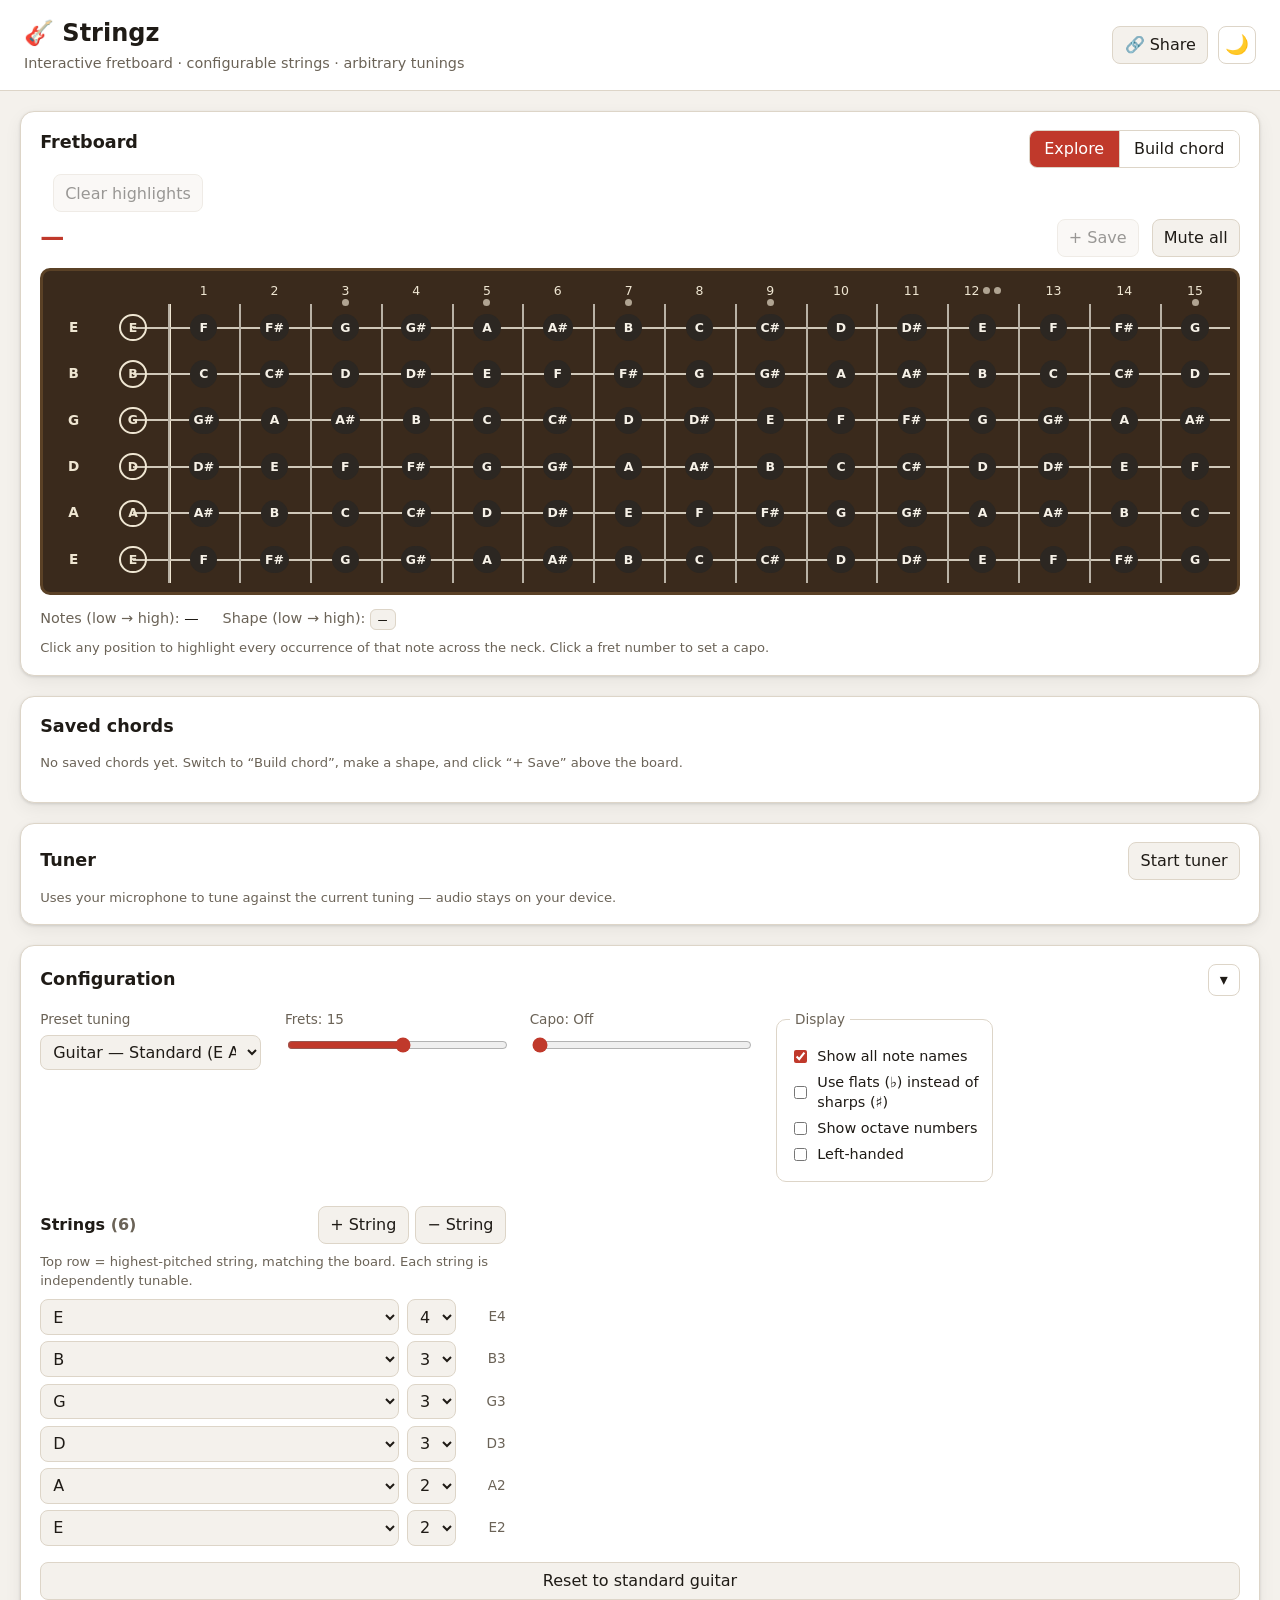
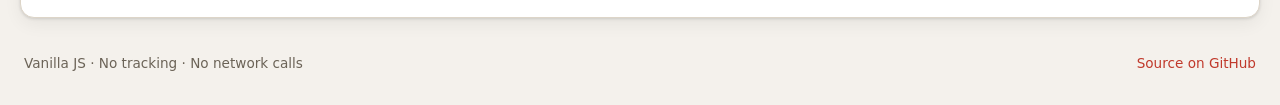
<file: index.html>
<!DOCTYPE html>
<html lang="en">
<head>
  <meta charset="UTF-8" />
  <meta name="viewport" content="width=device-width, initial-scale=1.0" />
  <meta name="description" content="Stringz — an interactive guitar fretboard with configurable strings and arbitrary tunings. Runs entirely in your browser." />
  <title>Stringz · Interactive Fretboard</title>
  <link rel="icon" href="data:image/svg+xml,<svg xmlns='http://www.w3.org/2000/svg' viewBox='0 0 100 100'><text y='.9em' font-size='90'>🎸</text></svg>" />
  <link rel="stylesheet" href="styles.css" />
</head>
<body>
  <header class="topbar">
    <div class="brand">
      <h1 class="logo">🎸 Stringz</h1>
      <p class="tagline">Interactive fretboard · configurable strings · arbitrary tunings</p>
    </div>
    <div class="topbar-actions">
      <span id="share-status" class="share-status" aria-live="polite"></span>
      <button id="share" class="share-btn" type="button">🔗 Share</button>
      <button id="theme-toggle" class="theme-toggle" type="button" aria-label="Toggle color theme">🌙</button>
    </div>
  </header>

  <main class="layout">
    <section class="panel board-panel">
      <div class="board-head">
        <h2>Fretboard</h2>
        <div class="mode-switch" role="group" aria-label="Interaction mode">
          <button id="mode-explore" class="mode-btn" type="button" aria-pressed="true">Explore</button>
          <button id="mode-chord" class="mode-btn" type="button" aria-pressed="false">Build chord</button>
        </div>
      </div>

      <div id="explore-bar" class="context-bar">
        <span id="selection-info" class="muted" aria-live="polite"></span>
        <button id="clear-highlights" type="button">Clear highlights</button>
      </div>

      <div id="chord-bar" class="context-bar" hidden>
        <span class="chord-name" id="chord-name" aria-live="polite">—</span>
        <span class="chord-quality muted" id="chord-quality"></span>
        <button id="save-chord" type="button">+ Save</button>
        <button id="mute-all" type="button">Mute all</button>
      </div>

      <div class="board-scroll">
        <div id="fretboard" class="fretboard" role="grid" aria-label="Guitar fretboard"></div>
      </div>

      <div id="chord-details" class="chord-details" hidden>
        <div><span class="muted">Notes (low → high):</span> <span id="chord-notes">—</span></div>
        <div><span class="muted">Shape (low → high):</span> <code id="chord-shape">—</code></div>
      </div>

      <p class="muted hint" id="board-hint">Click any position to highlight every occurrence of that note across the neck.</p>
    </section>

    <section class="panel saved-panel">
      <h2>Saved chords</h2>
      <p id="saved-empty" class="muted hint">No saved chords yet. Switch to “Build chord”, make a shape, and click “+ Save” above the board.</p>
      <div class="saved-body">
        <ul id="saved-list" class="saved-list"></ul>

        <div id="ascii-wrap" class="ascii-wrap" hidden>
          <div class="ascii-head">
            <h3>Text chart</h3>
            <button id="copy-ascii" type="button">Copy</button>
            <span id="ascii-status" class="share-status" aria-live="polite"></span>
          </div>
          <pre id="ascii-chart" class="ascii-chart" aria-label="ASCII chord chart of all saved chords"></pre>
        </div>
      </div>
    </section>

    <section class="panel tuner-panel">
      <div class="tuner-head">
        <h2>Tuner</h2>
        <button id="tuner-toggle" type="button">Start tuner</button>
      </div>
      <p id="tuner-status" class="muted hint">Uses your microphone to tune against the current tuning — audio stays on your device.</p>
      <div id="tuner-display" class="tuner-display" hidden>
        <div class="tuner-note">
          <span id="tuner-target" class="tuner-target">—</span>
          <span id="tuner-verdict" class="tuner-verdict muted"></span>
        </div>
        <div class="tuner-meter">
          <div class="tuner-track">
            <span class="tuner-center"></span>
            <span id="tuner-needle" class="tuner-needle"></span>
          </div>
          <div class="tuner-scale"><span>♭ -50</span><span>0</span><span>+50 ♯</span></div>
        </div>
        <p id="tuner-detail" class="muted hint"></p>
      </div>
    </section>

    <aside class="panel config-panel" id="config-panel">
      <div class="config-head">
        <h2 id="config-title">Configuration</h2>
        <button id="config-toggle" class="collapse-toggle" type="button"
                aria-expanded="true" aria-controls="config-body">
          <span class="chevron" aria-hidden="true">▾</span>
          <span class="visually-hidden">Toggle configuration</span>
        </button>
      </div>

      <div class="config-body" id="config-body">
        <label class="field">
          <span>Preset tuning</span>
          <select id="preset" aria-label="Preset tuning"></select>
        </label>

        <label class="field">
          <span>Frets: <output id="fret-count">15</output></span>
          <input id="frets" type="range" min="5" max="24" value="15" />
        </label>

        <label class="field">
          <span>Capo: <output id="capo-count">Off</output></span>
          <input id="capo" type="range" min="0" max="14" value="0" />
        </label>

        <fieldset class="field toggles">
          <legend>Display</legend>
          <label class="check"><input id="show-all" type="checkbox" checked /> Show all note names</label>
          <label class="check"><input id="use-flats" type="checkbox" /> Use flats (♭) instead of sharps (♯)</label>
          <label class="check"><input id="show-octave" type="checkbox" /> Show octave numbers</label>
          <label class="check"><input id="left-handed" type="checkbox" /> Left-handed</label>
        </fieldset>

        <div class="strings-section">
          <div class="strings-head">
            <h3>Strings <span id="string-count" class="muted"></span></h3>
            <div class="string-buttons">
              <button id="add-string" type="button" title="Add a higher string">+ String</button>
              <button id="remove-string" type="button" title="Remove the highest string">− String</button>
            </div>
          </div>
          <p class="muted hint">Top row = highest-pitched string, matching the board. Each string is independently tunable.</p>
          <ol id="string-list" class="string-list" reversed></ol>
        </div>

        <button id="reset" class="reset" type="button">Reset to standard guitar</button>
      </div>
    </aside>
  </main>

  <footer class="footer">
    <span>Vanilla JS · No tracking · No network calls</span>
    <a href="https://github.com/paulshannon/stringz" rel="noopener">Source on GitHub</a>
  </footer>

  <script type="module" src="src/main.js"></script>
</body>
</html>
</file>
<file: styles.css>
:root {
  --bg: #f4f1ec;
  --panel: #ffffff;
  --text: #1f1b16;
  --muted: #6b6357;
  --border: #ddd5c8;
  --accent: #c0392b;
  --accent-soft: #f6d8d3;
  --board: #3a2a1c;
  --board-edge: #5a4126;
  --fret-wire: #b9b2a6;
  --string: #cfc7b8;
  --inlay: #efe6d2;
  --dot: #2c2722;
  --dot-text: #f6f1e7;
  --hl: #c0392b;
  --hl-text: #ffffff;
  --shadow: 0 1px 3px rgba(0, 0, 0, 0.12), 0 6px 18px rgba(0, 0, 0, 0.06);
}

:root[data-theme='dark'] {
  --bg: #15130f;
  --panel: #211d18;
  --text: #efe9df;
  --muted: #a59c8c;
  --border: #382f25;
  --accent: #e8654f;
  --accent-soft: #3a241f;
  --board: #2a1d12;
  --board-edge: #4a3520;
  --fret-wire: #6b6457;
  --string: #5d564a;
  --inlay: #4a4031;
  --dot: #efe9df;
  --dot-text: #211d18;
  --hl: #e8654f;
  --hl-text: #15130f;
  --shadow: 0 1px 3px rgba(0, 0, 0, 0.5), 0 6px 18px rgba(0, 0, 0, 0.35);
}

* { box-sizing: border-box; }

body {
  margin: 0;
  font-family: system-ui, -apple-system, 'Segoe UI', Roboto, sans-serif;
  background: var(--bg);
  color: var(--text);
  line-height: 1.45;
}

/* ---------- topbar ---------- */
.topbar {
  display: flex;
  align-items: center;
  justify-content: space-between;
  gap: 1rem;
  padding: 1rem 1.5rem;
  border-bottom: 1px solid var(--border);
  background: var(--panel);
}
.logo { margin: 0; font-size: 1.5rem; }
.tagline { margin: 0.15rem 0 0; color: var(--muted); font-size: 0.9rem; }
.topbar-actions { display: flex; align-items: center; gap: 0.6rem; }
.share-status { font-size: 0.85rem; color: var(--accent); white-space: nowrap; }
.share-btn { white-space: nowrap; }
.theme-toggle {
  display: inline-flex;
  align-items: center;
  justify-content: center;
  font-size: 1.2rem;
  line-height: 1;
  padding: 0;
  background: transparent;
  border: 1px solid var(--border);
  border-radius: 8px;
  width: 2.4rem;
  height: 2.4rem;
  cursor: pointer;
}

/* ---------- layout ---------- */
/* Single column: fretboard on top, configuration stacked below it. */
.layout {
  display: flex;
  flex-direction: column;
  gap: 1.25rem;
  padding: 1.25rem;
  max-width: 1500px;
  margin: 0 auto;
}

.panel {
  background: var(--panel);
  border: 1px solid var(--border);
  border-radius: 14px;
  padding: 1.1rem 1.2rem;
  box-shadow: var(--shadow);
}
.panel h2 { margin: 0 0 0.8rem; font-size: 1.1rem; }
.muted { color: var(--muted); }
.hint { font-size: 0.82rem; margin: 0.5rem 0 0; }

.visually-hidden {
  position: absolute;
  width: 1px; height: 1px;
  padding: 0; margin: -1px;
  overflow: hidden;
  clip: rect(0 0 0 0);
  white-space: nowrap;
  border: 0;
}

/* ---------- collapsible config ---------- */
.config-head { display: flex; align-items: center; justify-content: space-between; gap: 0.5rem; }
.config-head h2 { margin: 0; }
.collapse-toggle {
  display: inline-flex;
  align-items: center;
  justify-content: center;
  width: 2rem; height: 2rem;
  padding: 0;
  border-radius: 8px;
  background: transparent;
}
.chevron { font-size: 1rem; line-height: 1; transition: transform 0.18s ease; }
.config-panel.collapsed .chevron { transform: rotate(-90deg); }

/* The config panel now sits full-width below the board, so lay its controls
   out in responsive columns instead of one tall stack. */
.config-body {
  margin-top: 0.9rem;
  display: grid;
  grid-template-columns: repeat(auto-fit, minmax(220px, 1fr));
  gap: 1rem 1.5rem;
  align-items: start;
}
.config-body .field { margin-bottom: 0; }
.config-body .reset { grid-column: 1 / -1; margin-top: 0; }
.config-panel.collapsed .config-body { display: none; }
/* give the strings list more room once there's space for multiple columns */
@media (min-width: 720px) {
  .config-body .strings-section { grid-column: span 2; }
}

/* ---------- config panel ---------- */
.field { display: block; margin-bottom: 1rem; }
.field > span { display: block; font-size: 0.85rem; margin-bottom: 0.3rem; color: var(--muted); }
.config-panel select,
.config-panel input[type='range'] { width: 100%; }
select, input[type='number'] {
  font: inherit;
  padding: 0.4rem 0.5rem;
  background: var(--bg);
  color: var(--text);
  border: 1px solid var(--border);
  border-radius: 8px;
}
input[type='range'] { accent-color: var(--accent); }

.toggles { border: 1px solid var(--border); border-radius: 10px; padding: 0.7rem 0.8rem; }
.toggles legend { font-size: 0.85rem; color: var(--muted); padding: 0 0.3rem; }
.check { display: flex; align-items: center; gap: 0.45rem; font-size: 0.9rem; margin: 0.3rem 0; }
.check input { accent-color: var(--accent); }

.strings-head { display: flex; align-items: center; justify-content: space-between; margin-top: 0.5rem; }
.strings-head h3 { margin: 0; font-size: 1rem; }
.string-buttons { display: flex; gap: 0.4rem; }

.string-list { list-style: none; margin: 0.6rem 0 0; padding: 0; display: flex; flex-direction: column; gap: 0.4rem; }
.string-row { display: grid; grid-template-columns: 1fr auto auto; gap: 0.5rem; align-items: center; }
.string-row .note-select { width: 100%; }
.string-idx { font-variant-numeric: tabular-nums; min-width: 2.6rem; text-align: right; font-size: 0.85rem; }

button {
  font: inherit;
  cursor: pointer;
  background: var(--bg);
  color: var(--text);
  border: 1px solid var(--border);
  border-radius: 8px;
  padding: 0.4rem 0.7rem;
  transition: background 0.12s, border-color 0.12s;
}
button:hover:not(:disabled) { border-color: var(--accent); }
button:disabled { opacity: 0.45; cursor: not-allowed; }
.reset { margin-top: 1rem; width: 100%; }

/* ---------- saved chords ---------- */
.saved-head { display: flex; align-items: center; justify-content: space-between; gap: 1rem; flex-wrap: wrap; }
.saved-head h2 { margin: 0; }
.saved-list { list-style: none; margin: 0.8rem 0 0; padding: 0; display: flex; flex-wrap: wrap; gap: 0.7rem; }
.saved-item {
  position: relative;
  border: 1px solid var(--border);
  border-radius: 12px;
  background: var(--bg);
}
.saved-recall {
  display: flex;
  flex-direction: column;
  align-items: center;
  gap: 0.3rem;
  border: none;
  border-radius: 12px;
  background: transparent;
  padding: 0.5rem 0.7rem 0.6rem;
}
.saved-recall:hover { background: var(--accent-soft); }
.saved-name { font-weight: 700; font-size: 1rem; color: var(--accent); }
.saved-capo { font-size: 0.72rem; }
.chord-diagram { display: block; width: 64px; height: auto; }
.chord-diagram .cd-line { stroke: var(--fret-wire); stroke-width: 1; }
.chord-diagram .cd-nut { stroke: var(--text); stroke-width: 2.6; }
.chord-diagram .cd-dot { fill: var(--accent); }
.chord-diagram text { font-size: 8px; font-family: inherit; }
.chord-diagram .cd-x { fill: var(--muted); }
.chord-diagram .cd-o { fill: var(--muted); }
.chord-diagram .cd-fretlabel { fill: var(--muted); }
.saved-remove {
  position: absolute;
  top: -7px; right: -7px;
  width: 1.25rem; height: 1.25rem;
  display: flex; align-items: center; justify-content: center;
  border: 1px solid var(--border);
  border-radius: 50%;
  background: var(--panel);
  padding: 0;
  font-size: 0.95rem;
  line-height: 1;
  color: var(--muted);
}
.saved-remove:hover { background: var(--accent); color: #fff; border-color: var(--accent); }

/* diagrams on the left, text chart on the right */
.saved-body { display: flex; flex-wrap: wrap; gap: 1.25rem; align-items: flex-start; margin-top: 0.8rem; }
.saved-body > * { margin-top: 0; }
.saved-body .saved-list { flex: 1 1 300px; }
.ascii-wrap { flex: 0 1 auto; }
.ascii-head { display: flex; align-items: center; gap: 0.6rem; margin-bottom: 0.4rem; }
.ascii-head h3 { margin: 0; font-size: 1rem; }
.ascii-chart {
  margin: 0;
  padding: 0.7rem 0.8rem;
  background: var(--bg);
  border: 1px solid var(--border);
  border-radius: 10px;
  overflow-x: auto;
  font-family: ui-monospace, SFMono-Regular, Menlo, Consolas, monospace;
  font-size: 0.85rem;
  line-height: 1.5;
  white-space: pre;
}

/* ---------- tuner ---------- */
.tuner-head { display: flex; align-items: center; justify-content: space-between; gap: 1rem; flex-wrap: wrap; }
.tuner-head h2 { margin: 0; }
.tuner-display { margin-top: 0.9rem; max-width: 460px; }
.tuner-note { display: flex; align-items: baseline; gap: 0.8rem; }
.tuner-target { font-size: 2.6rem; font-weight: 700; font-variant-numeric: tabular-nums; line-height: 1; }
.tuner-verdict { font-size: 0.95rem; }
.tuner-verdict.in-tune { color: #2e9b57; font-weight: 600; }
:root[data-theme='dark'] .tuner-verdict.in-tune { color: #5fd08a; }

.tuner-meter { margin-top: 0.8rem; }
.tuner-track {
  position: relative;
  height: 1.5rem;
  border: 1px solid var(--border);
  border-radius: 999px;
  background: var(--bg);
  overflow: hidden;
}
.tuner-center {
  position: absolute;
  left: 50%; top: 0; bottom: 0;
  width: 2px;
  background: var(--muted);
  transform: translateX(-50%);
}
.tuner-needle {
  position: absolute;
  top: 50%; left: 50%;
  width: 0.9rem; height: 0.9rem;
  border-radius: 50%;
  background: var(--accent);
  transform: translate(-50%, -50%);
  transition: left 0.09s linear;
}
.tuner-needle.in-tune { background: #2e9b57; }
.tuner-needle.idle { background: var(--border); }
.tuner-scale { display: flex; justify-content: space-between; margin-top: 0.25rem; font-size: 0.72rem; color: var(--muted); }

/* ---------- board panel ---------- */
.board-head { display: flex; align-items: center; justify-content: space-between; gap: 1rem; flex-wrap: wrap; }
.board-scroll { overflow-x: auto; padding: 0.5rem 0 0.2rem; }

/* segmented mode switch */
.mode-switch { display: inline-flex; border: 1px solid var(--border); border-radius: 8px; overflow: hidden; }
.mode-btn { border: none; border-radius: 0; background: var(--panel); padding: 0.4rem 0.9rem; }
.mode-btn + .mode-btn { border-left: 1px solid var(--border); }
.mode-btn[aria-pressed='true'] { background: var(--accent); color: #fff; }
.mode-btn[aria-pressed='true']:hover { border-color: var(--border); }

/* context bar (explore info / chord readout) */
.context-bar { display: flex; align-items: center; gap: 0.8rem; flex-wrap: wrap; min-height: 2.2rem; margin: 0.4rem 0 0.2rem; }
.chord-name { font-size: 1.5rem; font-weight: 700; color: var(--accent); font-variant-numeric: tabular-nums; }
.chord-quality { font-size: 0.9rem; }
#save-chord { margin-left: auto; }

.chord-details { display: flex; flex-wrap: wrap; gap: 0.4rem 1.5rem; margin-top: 0.6rem; font-size: 0.9rem; }
.chord-details code { background: var(--bg); border: 1px solid var(--border); border-radius: 6px; padding: 0.1rem 0.45rem; font-variant-numeric: tabular-nums; letter-spacing: 0.05em; }

.fretboard {
  display: grid;
  grid-template-columns: 3rem repeat(var(--fret-columns), minmax(44px, 1fr));
  background: var(--board);
  border: 3px solid var(--board-edge);
  border-radius: 10px;
  padding: 0.4rem 0.4rem 0.6rem;
  min-width: 640px;
}
.fretboard.left-handed { transform: scaleX(-1); }
.fretboard.left-handed .cell-inner,
.fretboard.left-handed .fret-num { transform: scaleX(-1); }

.fret-head {
  position: relative;
  height: 1.7rem;
  display: flex;
  align-items: center;
  justify-content: center;
  /* rendered as a <button> (click to set capo): strip default button chrome */
  background: transparent;
  border: none;
  border-radius: 5px;
  padding: 0;
  cursor: pointer;
}
.fret-head:hover:not(.capo-head) { background: color-mix(in srgb, var(--inlay) 20%, transparent); }
.fret-num { font-size: 0.78rem; color: var(--inlay); font-variant-numeric: tabular-nums; }
.inlay {
  position: absolute;
  bottom: -2px;
  width: 7px; height: 7px;
  border-radius: 50%;
  background: var(--inlay);
  opacity: 0.65;
}
.inlay-double { position: static; margin: 0 1px; }
.fret-head:has(.inlay-double) { gap: 2px; }

.label {
  display: flex;
  align-items: center;
  justify-content: center;
  font-weight: 600;
  font-size: 0.85rem;
  color: var(--inlay);
}
.header-cell { background: transparent; }

.note-cell {
  position: relative;
  height: 2.9rem;
  margin: 0;
  padding: 0;
  border: none;
  border-radius: 0;
  background: transparent;
}
/* horizontal string line through the row */
.note-cell::before {
  content: '';
  position: absolute;
  left: 0; right: 0; top: 50%;
  height: 2px;
  background: var(--string);
  transform: translateY(-50%);
}
.note-cell.open-cell::before { left: 50%; }       /* string starts at the nut */
/* vertical fret wire on the left edge of each fret */
.note-cell:not(.open-cell)::after {
  content: '';
  position: absolute;
  left: 0; top: 0; bottom: 0;
  width: 2px;
  background: var(--fret-wire);
}
.note-cell.nut-edge { box-shadow: inset 4px 0 0 -1px var(--inlay); }

/* capo: a tinted band across the barred fret + dimmed frets behind it */
.note-cell.capo-cell { background: color-mix(in srgb, var(--accent) 36%, transparent); }
.note-cell.behind-capo { opacity: 0.3; }
.fret-head.capo-head {
  background: color-mix(in srgb, var(--accent) 36%, transparent);
  border-radius: 5px;
}
.fret-head.capo-head .fret-num { color: var(--dot-text); font-weight: 700; }

.cell-inner {
  position: relative;
  z-index: 1;
  width: 100%; height: 100%;
  display: flex;
  align-items: center;
  justify-content: center;
}
.dot {
  display: flex;
  align-items: center;
  justify-content: center;
  min-width: 1.7rem;
  height: 1.7rem;
  padding: 0 0.3rem;
  border-radius: 999px;
  background: var(--dot);
  color: var(--dot-text);
  font-size: 0.78rem;
  font-weight: 600;
  font-variant-numeric: tabular-nums;
  transition: transform 0.1s, background 0.1s;
}
.dot.empty { background: transparent; }
.open-dot { background: transparent; border: 2px solid var(--inlay); color: var(--inlay); }
.note-cell:hover .dot:not(.empty) { transform: scale(1.12); }
.note-cell:hover .dot.empty {
  background: var(--inlay);
  opacity: 0.4;
  min-width: 0.6rem; height: 0.6rem;
}
.note-cell.highlighted .dot { background: var(--hl); color: var(--hl-text); border-color: var(--hl); }

/* chord mode: selected note + muted strings */
.note-cell.selected .dot {
  background: var(--hl);
  color: var(--hl-text);
  border-color: var(--hl);
  box-shadow: 0 0 0 3px color-mix(in srgb, var(--hl) 35%, transparent);
}
.fretboard.chord-mode .note-cell.in-muted-row .dot:not(.empty) { opacity: 0.35; }
.fretboard.chord-mode .note-cell.in-muted-row::before { opacity: 0.4; }

/* clickable string label in chord mode */
.label-btn {
  border: 1px solid transparent;
  border-radius: 8px;
  background: transparent;
  padding: 0.2rem 0.4rem;
  cursor: pointer;
}
.label-btn:hover { border-color: var(--inlay); }
.label-btn.muted-string { color: var(--accent); opacity: 0.85; }

.note-cell:focus-visible { outline: 2px solid var(--accent); outline-offset: -2px; }

/* ---------- footer ---------- */
.footer {
  display: flex;
  align-items: center;
  justify-content: space-between;
  gap: 1rem;
  flex-wrap: wrap;
  padding: 1rem 1.5rem 2rem;
  color: var(--muted);
  font-size: 0.85rem;
}
.footer a { color: var(--accent); text-decoration: none; }
.footer a:hover { text-decoration: underline; }
</file>
